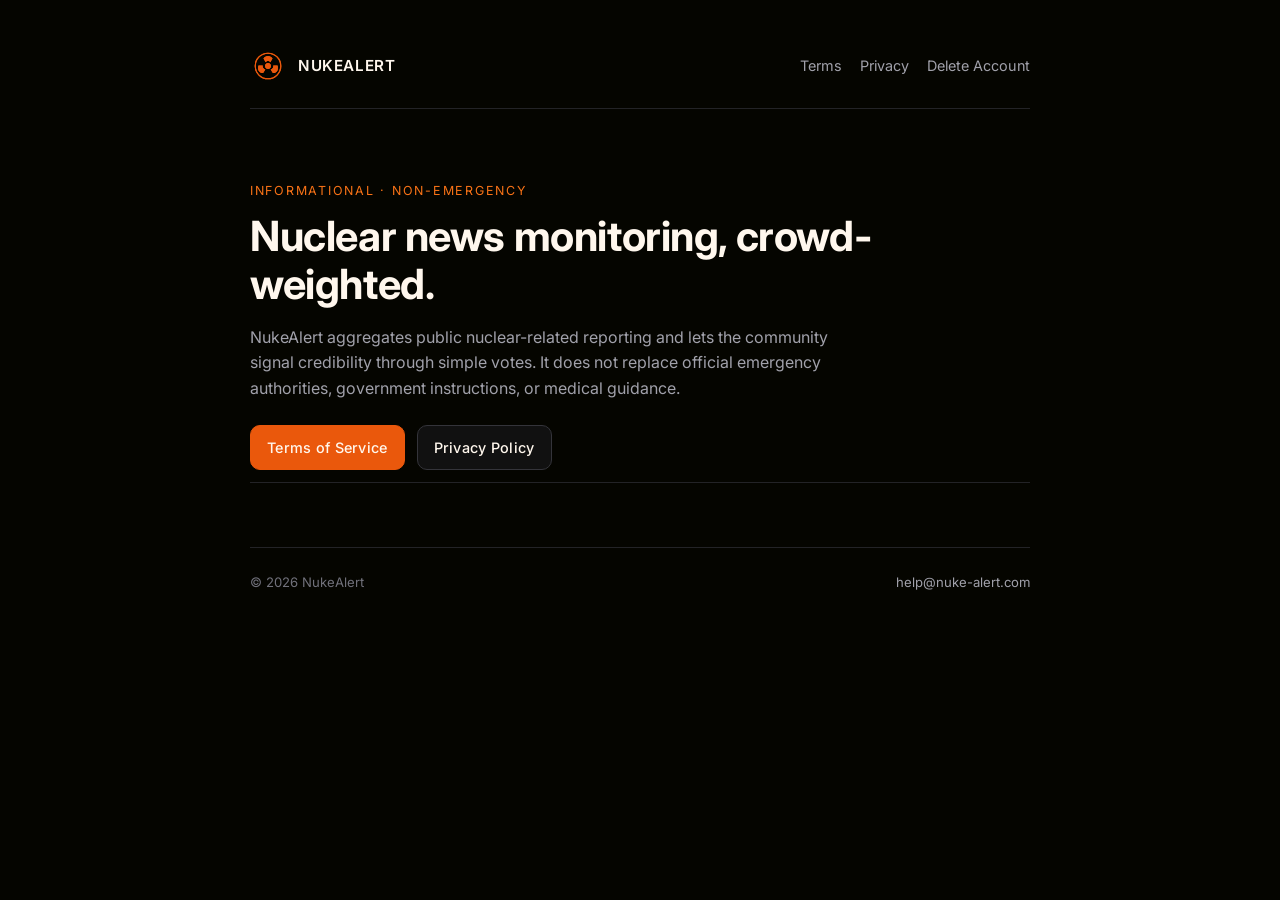
<file: index.html>
<!doctype html>
<html lang="en">
<head>
  <meta charset="utf-8" />
  <meta name="viewport" content="width=device-width, initial-scale=1" />
  <title>NukeAlert — Nuclear Threat Monitoring</title>
  <meta name="description" content="NukeAlert is an informational news monitoring app that surfaces nuclear-related signals with crowd-weighted scoring." />
  <meta name="theme-color" content="#050500" />
  <meta property="og:title" content="NukeAlert" />
  <meta property="og:description" content="Informational nuclear news monitoring with crowd-weighted scoring." />
  <meta property="og:type" content="website" />
  <meta property="og:url" content="https://nuke-alert.com/" />
  <link rel="icon" type="image/svg+xml" href="/assets/logo.svg" />
  <link rel="preconnect" href="https://fonts.googleapis.com" />
  <link rel="preconnect" href="https://fonts.gstatic.com" crossorigin />
  <link href="https://fonts.googleapis.com/css2?family=Inter:wght@400;500;600;700&display=swap" rel="stylesheet" />
  <link rel="stylesheet" href="/styles.css" />
</head>
<body>
  <div class="container">
    <header class="site-header">
      <a class="brand" href="/">
        <img src="/assets/logo.svg" alt="" />
        <span class="brand-name">NukeAlert</span>
      </a>
      <nav class="site-nav">
        <a href="/terms">Terms</a>
        <a href="/privacy">Privacy</a>
        <a href="/delete-account">Delete Account</a>
      </nav>
    </header>

    <section class="hero">
      <div class="eyebrow">Informational · Non-emergency</div>
      <h1>Nuclear news monitoring, crowd-weighted.</h1>
      <p>
        NukeAlert aggregates public nuclear-related reporting and lets the community
        signal credibility through simple votes. It does not replace official emergency
        authorities, government instructions, or medical guidance.
      </p>
      <div class="btn-row">
        <a class="btn btn-primary" href="/terms">Terms of Service</a>
        <a class="btn" href="/privacy">Privacy Policy</a>
      </div>
    </section>

    <footer class="site-footer">
      <span>© <span id="year"></span> NukeAlert</span>
      <span>
        <a href="mailto:help@nuke-alert.com">help@nuke-alert.com</a>
      </span>
    </footer>
  </div>

  <script>
    document.getElementById('year').textContent = new Date().getFullYear();
  </script>
</body>
</html>
</file>
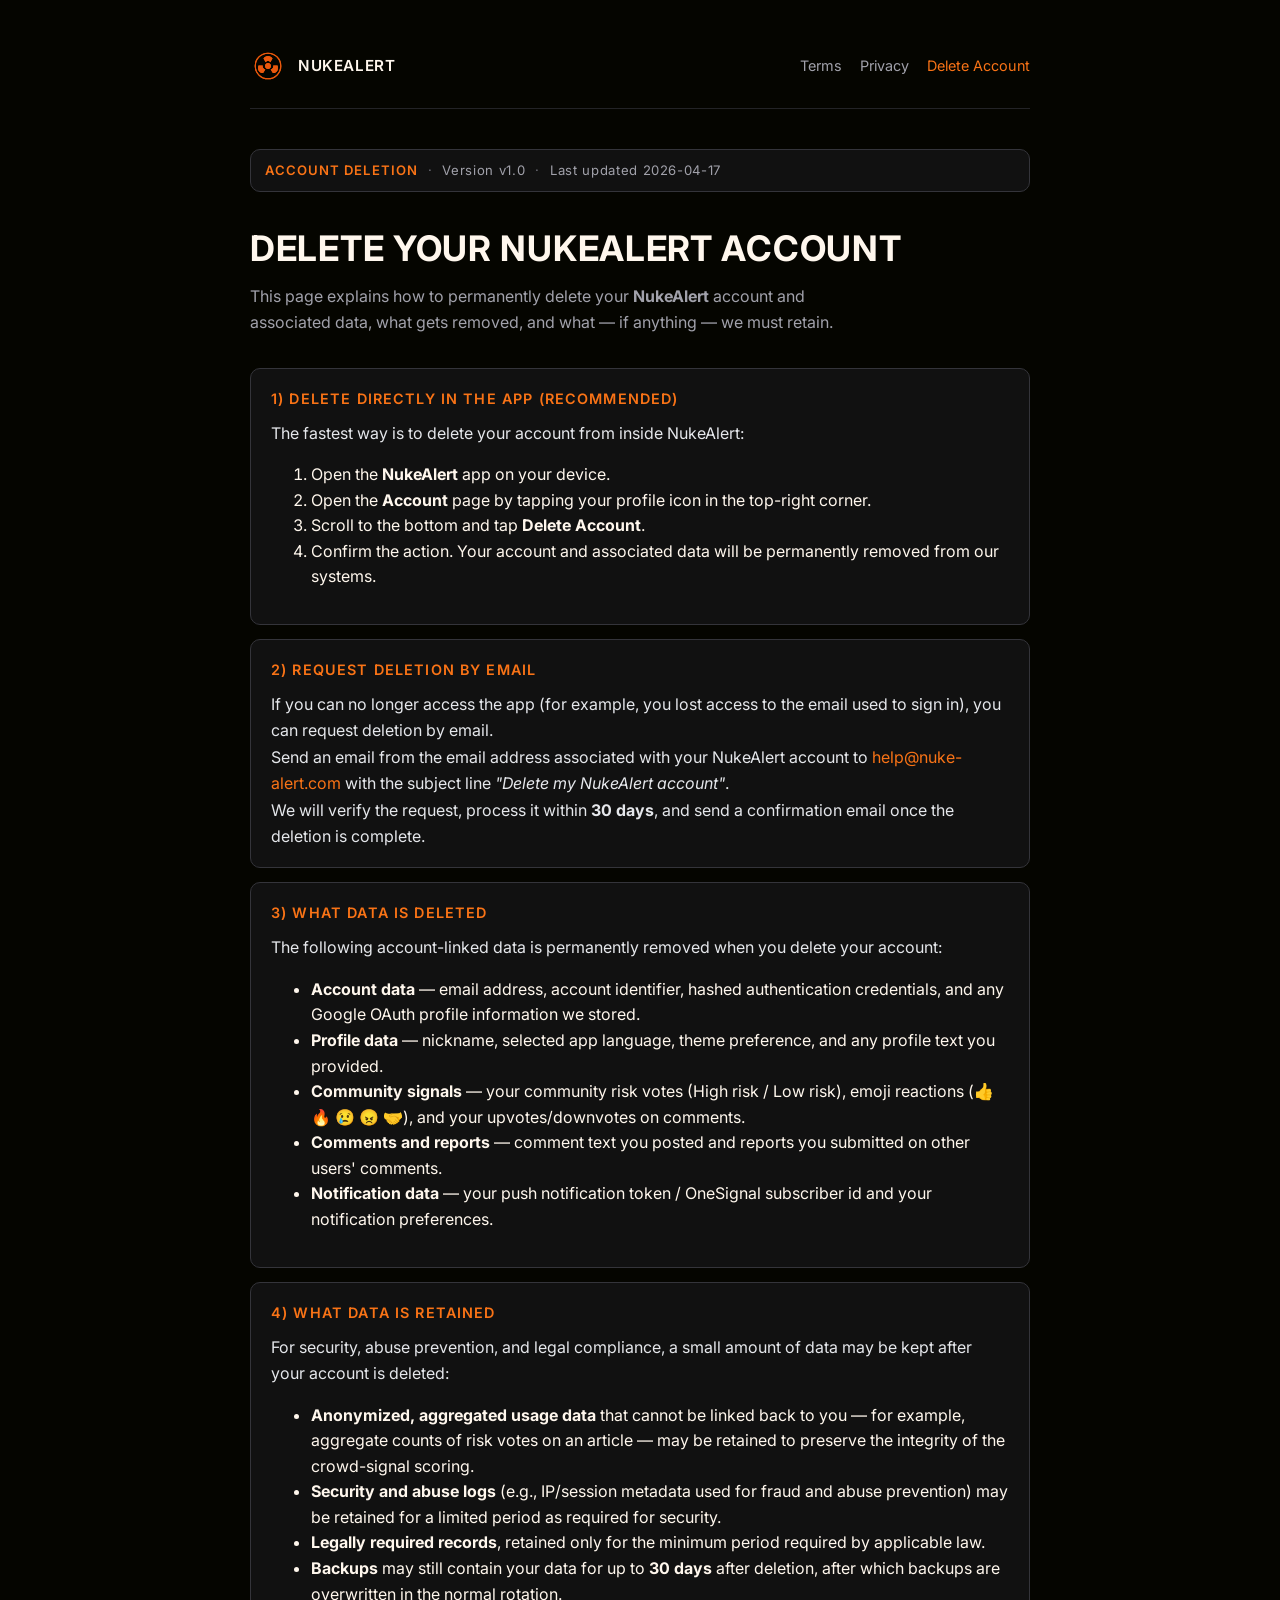
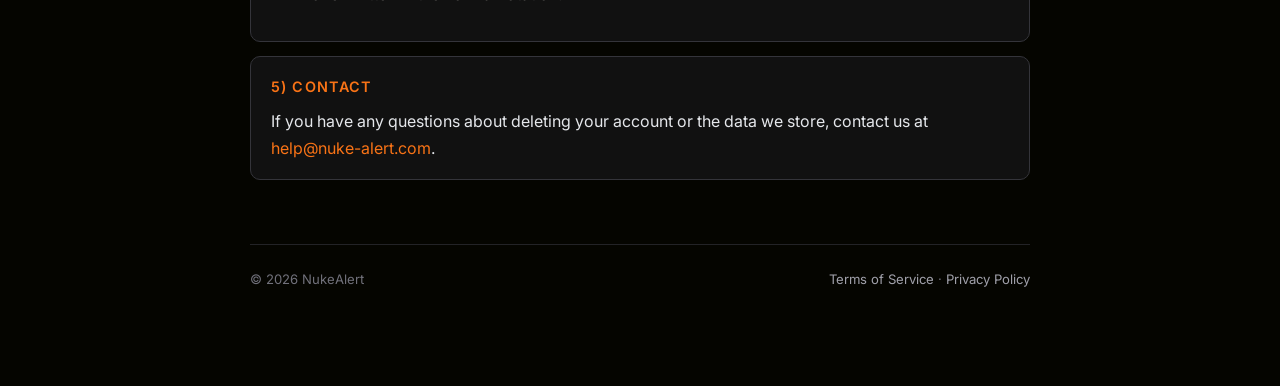
<file: delete-account/index.html>
<!doctype html>
<html lang="en">
<head>
  <meta charset="utf-8" />
  <meta name="viewport" content="width=device-width, initial-scale=1" />
  <title>Delete Your Account — NukeAlert</title>
  <meta name="description" content="How to delete your NukeAlert account and associated data, and what we keep for security and legal reasons." />
  <meta name="theme-color" content="#050500" />
  <link rel="icon" type="image/svg+xml" href="/assets/logo.svg" />
  <link rel="canonical" href="https://nuke-alert.com/delete-account" />
  <link rel="preconnect" href="https://fonts.googleapis.com" />
  <link rel="preconnect" href="https://fonts.gstatic.com" crossorigin />
  <link href="https://fonts.googleapis.com/css2?family=Inter:wght@400;500;600;700&display=swap" rel="stylesheet" />
  <link rel="stylesheet" href="/styles.css" />
</head>
<body>
  <div class="container">
    <header class="site-header">
      <a class="brand" href="/">
        <img src="/assets/logo.svg" alt="" />
        <span class="brand-name">NukeAlert</span>
      </a>
      <nav class="site-nav">
        <a href="/terms">Terms</a>
        <a href="/privacy">Privacy</a>
        <a href="/delete-account" class="active">Delete Account</a>
      </nav>
    </header>

    <article class="doc">
      <div class="doc-meta">
        <strong>Account Deletion</strong>
        <span class="sep">·</span>
        <span>Version v1.0</span>
        <span class="sep">·</span>
        <span>Last updated 2026-04-17</span>
      </div>

      <h1>Delete Your NukeAlert Account</h1>
      <p class="lede">
        This page explains how to permanently delete your
        <strong>NukeAlert</strong> account and associated data, what gets
        removed, and what — if anything — we must retain.
      </p>

      <section>
        <h2>1) Delete directly in the app (recommended)</h2>
        <p>
          The fastest way is to delete your account from inside NukeAlert:
        </p>
        <ol>
          <li>Open the <strong>NukeAlert</strong> app on your device.</li>
          <li>
            Open the <strong>Account</strong> page by tapping your profile
            icon in the top-right corner.
          </li>
          <li>
            Scroll to the bottom and tap <strong>Delete Account</strong>.
          </li>
          <li>
            Confirm the action. Your account and associated data will be
            permanently removed from our systems.
          </li>
        </ol>
      </section>

      <section>
        <h2>2) Request deletion by email</h2>
        <p>
          If you can no longer access the app (for example, you lost access to
          the email used to sign in), you can request deletion by email.
        </p>
        <p>
          Send an email from the email address associated with your NukeAlert
          account to
          <a href="mailto:help@nuke-alert.com?subject=Delete%20my%20NukeAlert%20account">help@nuke-alert.com</a>
          with the subject line
          <em>"Delete my NukeAlert account"</em>.
        </p>
        <p>
          We will verify the request, process it within
          <strong>30 days</strong>, and send a confirmation email once the
          deletion is complete.
        </p>
      </section>

      <section>
        <h2>3) What data is deleted</h2>
        <p>
          The following account-linked data is permanently removed when you
          delete your account:
        </p>
        <ul>
          <li>
            <strong>Account data</strong> — email address, account identifier,
            hashed authentication credentials, and any Google OAuth profile
            information we stored.
          </li>
          <li>
            <strong>Profile data</strong> — nickname, selected app language,
            theme preference, and any profile text you provided.
          </li>
          <li>
            <strong>Community signals</strong> — your community risk votes
            (High risk / Low risk), emoji reactions (👍 🔥 😢 😠 🤝), and
            your upvotes/downvotes on comments.
          </li>
          <li>
            <strong>Comments and reports</strong> — comment text you posted
            and reports you submitted on other users' comments.
          </li>
          <li>
            <strong>Notification data</strong> — your push notification token
            / OneSignal subscriber id and your notification preferences.
          </li>
        </ul>
      </section>

      <section>
        <h2>4) What data is retained</h2>
        <p>
          For security, abuse prevention, and legal compliance, a small amount
          of data may be kept after your account is deleted:
        </p>
        <ul>
          <li>
            <strong>Anonymized, aggregated usage data</strong> that cannot be
            linked back to you — for example, aggregate counts of risk votes
            on an article — may be retained to preserve the integrity of the
            crowd-signal scoring.
          </li>
          <li>
            <strong>Security and abuse logs</strong> (e.g., IP/session
            metadata used for fraud and abuse prevention) may be retained for
            a limited period as required for security.
          </li>
          <li>
            <strong>Legally required records</strong>, retained only for the
            minimum period required by applicable law.
          </li>
          <li>
            <strong>Backups</strong> may still contain your data for up to
            <strong>30 days</strong> after deletion, after which backups are
            overwritten in the normal rotation.
          </li>
        </ul>
      </section>

      <section>
        <h2>5) Contact</h2>
        <p>
          If you have any questions about deleting your account or the data we
          store, contact us at
          <a href="mailto:help@nuke-alert.com">help@nuke-alert.com</a>.
        </p>
      </section>
    </article>

    <footer class="site-footer">
      <span>© <span id="year"></span> NukeAlert</span>
      <span>
        <a href="/terms">Terms of Service</a>
        <span class="sep">·</span>
        <a href="/privacy">Privacy Policy</a>
      </span>
    </footer>
  </div>

  <script>
    document.getElementById('year').textContent = new Date().getFullYear();
  </script>
</body>
</html>
</file>
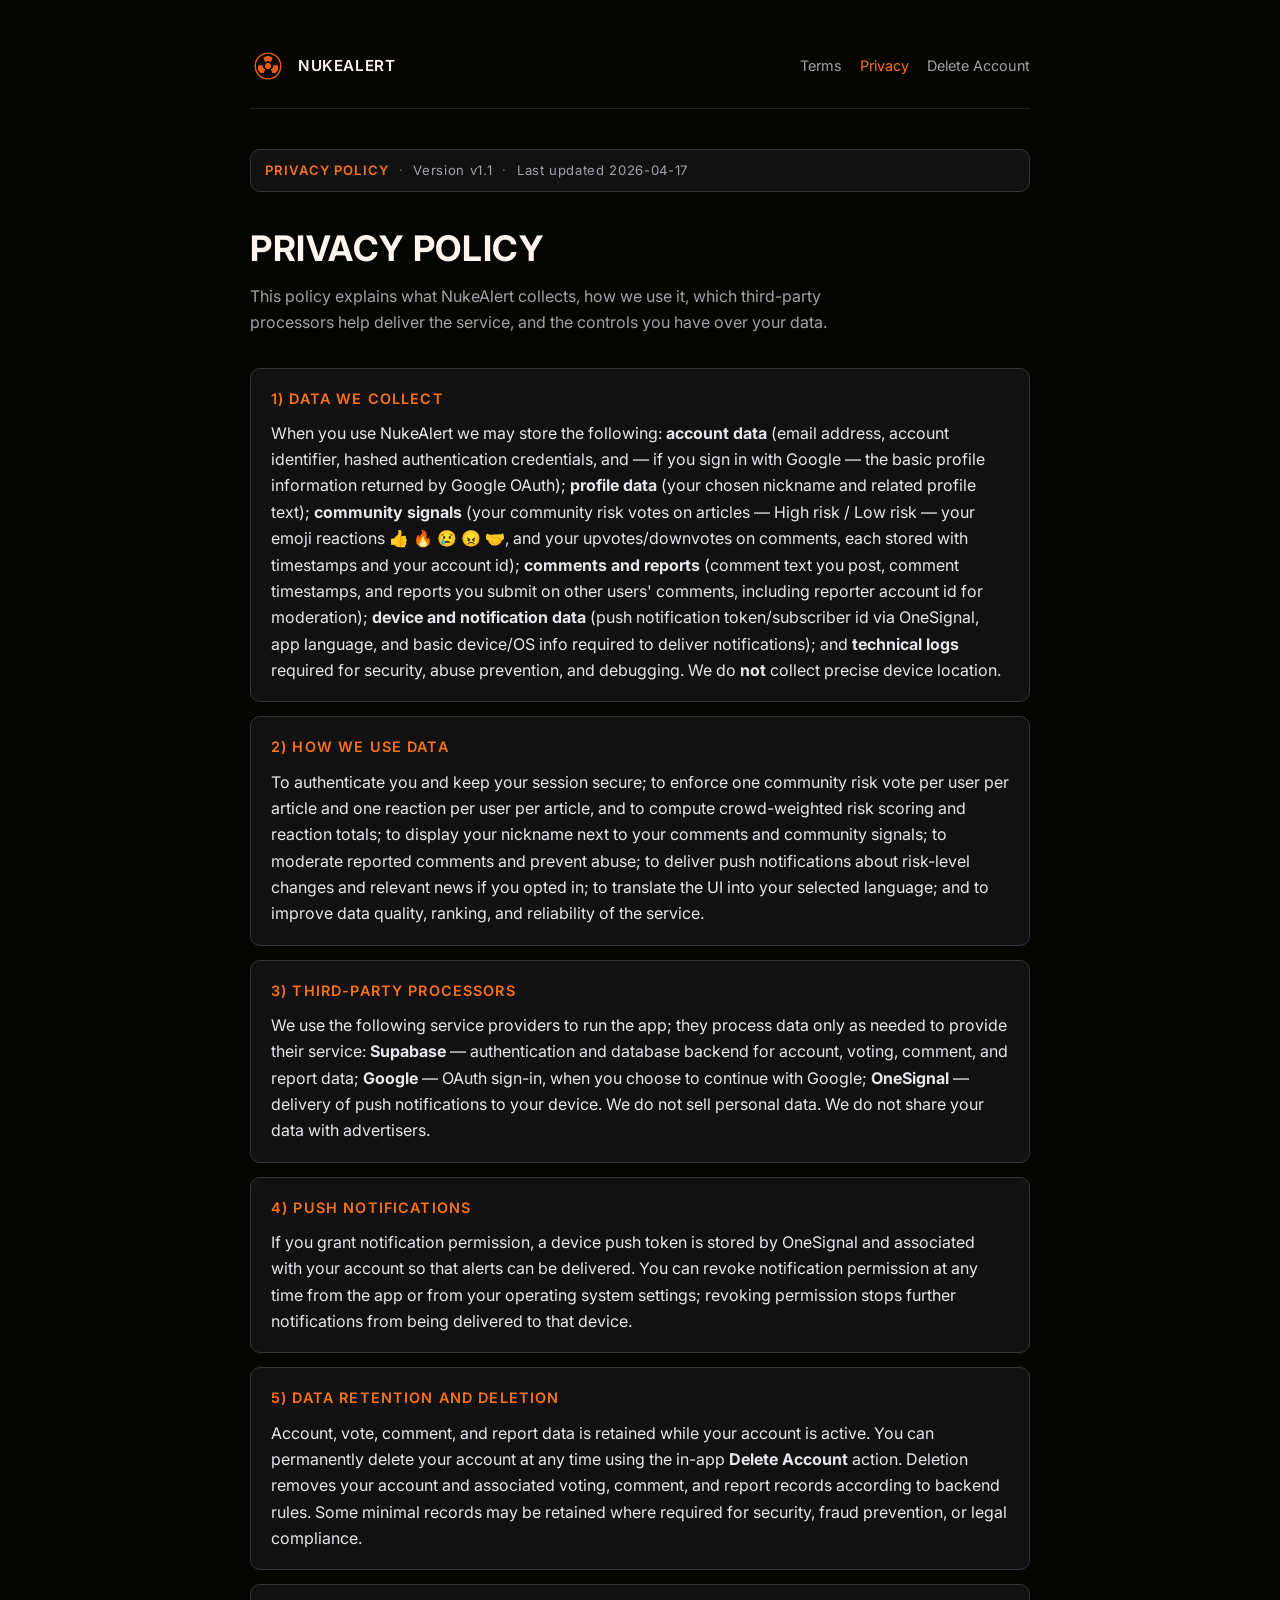
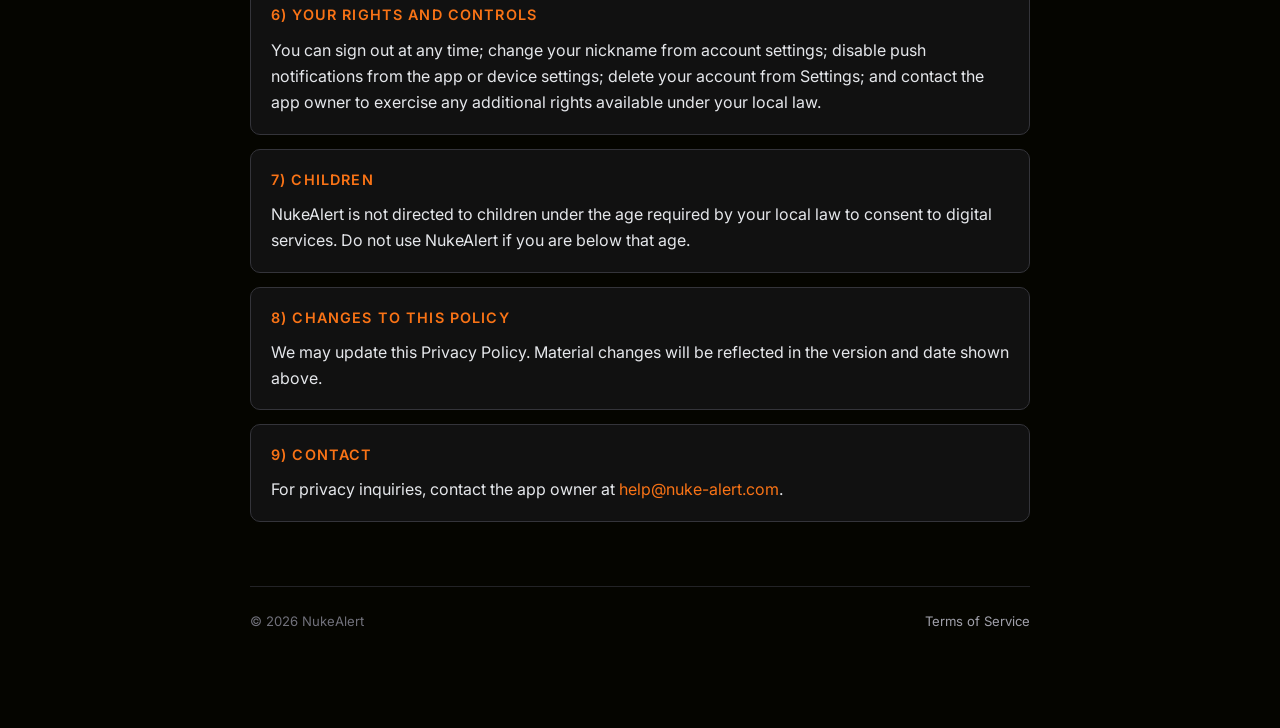
<file: privacy/index.html>
<!doctype html>
<html lang="en">
<head>
  <meta charset="utf-8" />
  <meta name="viewport" content="width=device-width, initial-scale=1" />
  <title>Privacy Policy — NukeAlert</title>
  <meta name="description" content="NukeAlert Privacy Policy. What data we collect, how we use it, third-party processors, and your rights." />
  <meta name="theme-color" content="#050500" />
  <link rel="icon" type="image/svg+xml" href="/assets/logo.svg" />
  <link rel="canonical" href="https://nuke-alert.com/privacy" />
  <link rel="preconnect" href="https://fonts.googleapis.com" />
  <link rel="preconnect" href="https://fonts.gstatic.com" crossorigin />
  <link href="https://fonts.googleapis.com/css2?family=Inter:wght@400;500;600;700&display=swap" rel="stylesheet" />
  <link rel="stylesheet" href="/styles.css" />
</head>
<body>
  <div class="container">
    <header class="site-header">
      <a class="brand" href="/">
        <img src="/assets/logo.svg" alt="" />
        <span class="brand-name">NukeAlert</span>
      </a>
      <nav class="site-nav">
        <a href="/terms">Terms</a>
        <a href="/privacy" class="active">Privacy</a>
        <a href="/delete-account">Delete Account</a>
      </nav>
    </header>

    <article class="doc">
      <div class="doc-meta">
        <strong>Privacy Policy</strong>
        <span class="sep">·</span>
        <span>Version v1.1</span>
        <span class="sep">·</span>
        <span>Last updated 2026-04-17</span>
      </div>

      <h1>Privacy Policy</h1>
      <p class="lede">
        This policy explains what NukeAlert collects, how we use it, which third-party
        processors help deliver the service, and the controls you have over your data.
      </p>

      <section>
        <h2>1) Data We Collect</h2>
        <p>
          When you use NukeAlert we may store the following:
          <strong>account data</strong> (email address, account identifier, hashed
          authentication credentials, and — if you sign in with Google — the basic
          profile information returned by Google OAuth);
          <strong>profile data</strong> (your chosen nickname and related profile text);
          <strong>community signals</strong> (your community risk votes on articles —
          High risk / Low risk — your emoji reactions 👍 🔥 😢 😠 🤝, and your
          upvotes/downvotes on comments, each stored with timestamps and your account id);
          <strong>comments and reports</strong> (comment text you post, comment
          timestamps, and reports you submit on other users' comments, including
          reporter account id for moderation);
          <strong>device and notification data</strong> (push notification
          token/subscriber id via OneSignal, app language, and basic device/OS info
          required to deliver notifications); and
          <strong>technical logs</strong> required for security, abuse prevention, and
          debugging. We do <strong>not</strong> collect precise device location.
        </p>
      </section>

      <section>
        <h2>2) How We Use Data</h2>
        <p>
          To authenticate you and keep your session secure; to enforce one community
          risk vote per user per article and one reaction per user per article, and to
          compute crowd-weighted risk scoring and reaction totals; to display your
          nickname next to your comments and community signals; to moderate reported
          comments and prevent abuse; to deliver push notifications about risk-level
          changes and relevant news if you opted in; to translate the UI into your
          selected language; and to improve data quality, ranking, and reliability of
          the service.
        </p>
      </section>

      <section>
        <h2>3) Third-Party Processors</h2>
        <p>
          We use the following service providers to run the app; they process data
          only as needed to provide their service: <strong>Supabase</strong> —
          authentication and database backend for account, voting, comment, and report
          data; <strong>Google</strong> — OAuth sign-in, when you choose to continue
          with Google; <strong>OneSignal</strong> — delivery of push notifications to
          your device. We do not sell personal data. We do not share your data with
          advertisers.
        </p>
      </section>

      <section>
        <h2>4) Push Notifications</h2>
        <p>
          If you grant notification permission, a device push token is stored by
          OneSignal and associated with your account so that alerts can be delivered.
          You can revoke notification permission at any time from the app or from
          your operating system settings; revoking permission stops further
          notifications from being delivered to that device.
        </p>
      </section>

      <section>
        <h2>5) Data Retention and Deletion</h2>
        <p>
          Account, vote, comment, and report data is retained while your account is
          active. You can permanently delete your account at any time using the
          in-app <strong>Delete Account</strong> action. Deletion removes your account
          and associated voting, comment, and report records according to backend
          rules. Some minimal records may be retained where required for security,
          fraud prevention, or legal compliance.
        </p>
      </section>

      <section>
        <h2>6) Your Rights and Controls</h2>
        <p>
          You can sign out at any time; change your nickname from account settings;
          disable push notifications from the app or device settings; delete your
          account from Settings; and contact the app owner to exercise any additional
          rights available under your local law.
        </p>
      </section>

      <section>
        <h2>7) Children</h2>
        <p>
          NukeAlert is not directed to children under the age required by your local
          law to consent to digital services. Do not use NukeAlert if you are below
          that age.
        </p>
      </section>

      <section>
        <h2>8) Changes to This Policy</h2>
        <p>
          We may update this Privacy Policy. Material changes will be reflected in
          the version and date shown above.
        </p>
      </section>

      <section>
        <h2>9) Contact</h2>
        <p>
          For privacy inquiries, contact the app owner at
          <a href="mailto:help@nuke-alert.com">help@nuke-alert.com</a>.
        </p>
      </section>
    </article>

    <footer class="site-footer">
      <span>© <span id="year"></span> NukeAlert</span>
      <span>
        <a href="/terms">Terms of Service</a>
      </span>
    </footer>
  </div>

  <script>
    document.getElementById('year').textContent = new Date().getFullYear();
  </script>
</body>
</html>
</file>
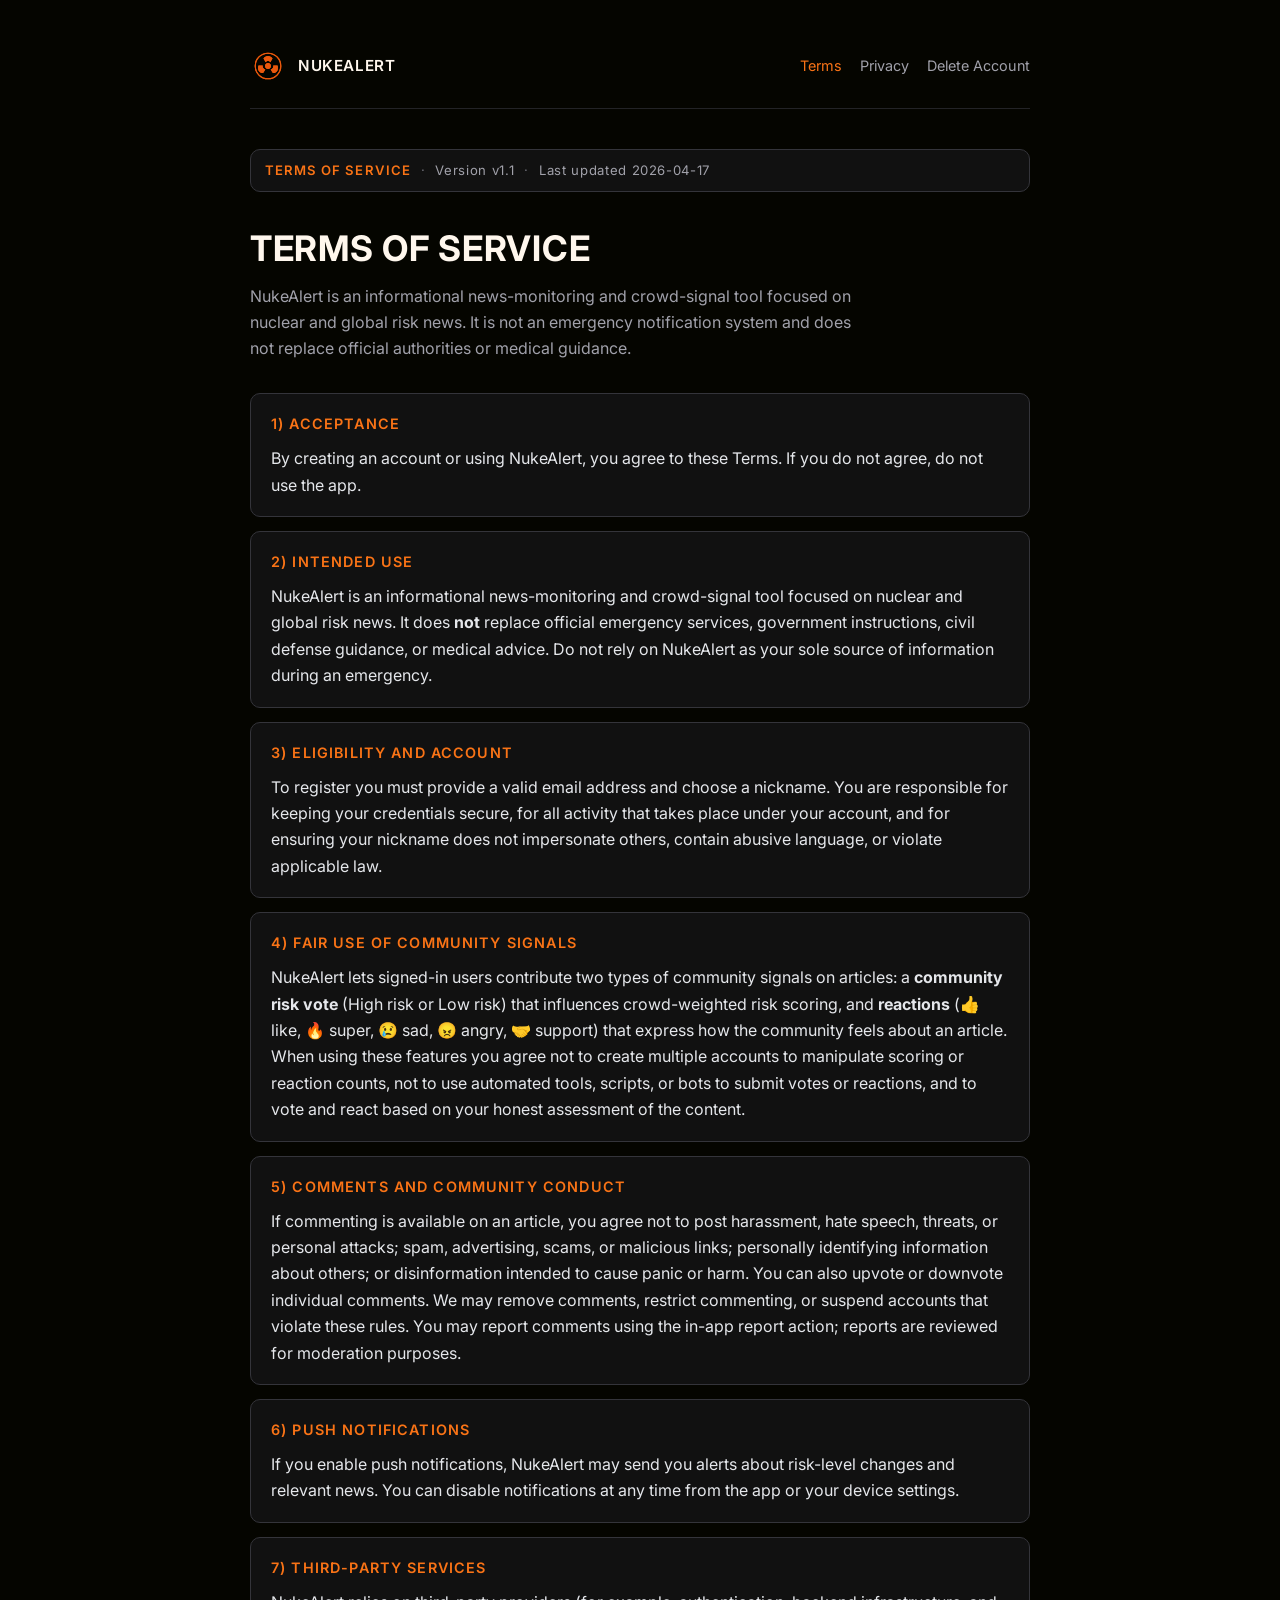
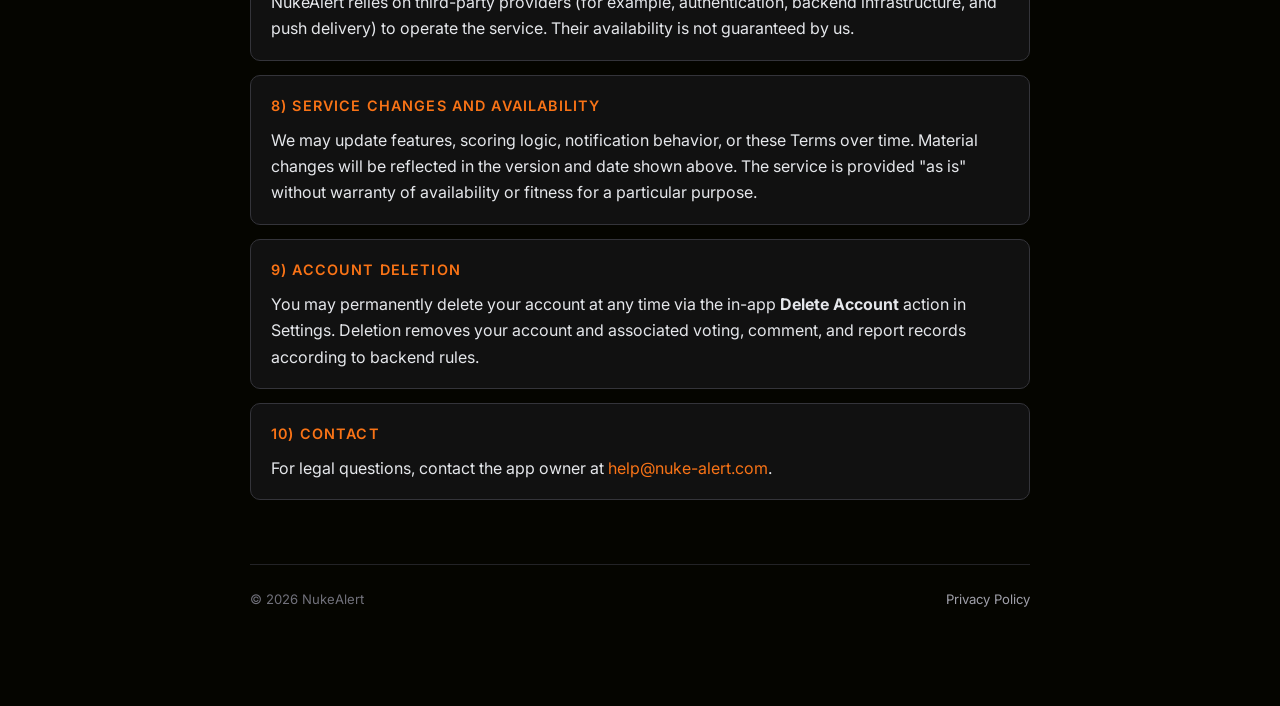
<file: terms/index.html>
<!doctype html>
<html lang="en">
<head>
  <meta charset="utf-8" />
  <meta name="viewport" content="width=device-width, initial-scale=1" />
  <title>Terms of Service — NukeAlert</title>
  <meta name="description" content="NukeAlert Terms of Service. Acceptable use, community signals, comments, and account rules." />
  <meta name="theme-color" content="#050500" />
  <link rel="icon" type="image/svg+xml" href="/assets/logo.svg" />
  <link rel="canonical" href="https://nuke-alert.com/terms" />
  <link rel="preconnect" href="https://fonts.googleapis.com" />
  <link rel="preconnect" href="https://fonts.gstatic.com" crossorigin />
  <link href="https://fonts.googleapis.com/css2?family=Inter:wght@400;500;600;700&display=swap" rel="stylesheet" />
  <link rel="stylesheet" href="/styles.css" />
</head>
<body>
  <div class="container">
    <header class="site-header">
      <a class="brand" href="/">
        <img src="/assets/logo.svg" alt="" />
        <span class="brand-name">NukeAlert</span>
      </a>
      <nav class="site-nav">
        <a href="/terms" class="active">Terms</a>
        <a href="/privacy">Privacy</a>
        <a href="/delete-account">Delete Account</a>
      </nav>
    </header>

    <article class="doc">
      <div class="doc-meta">
        <strong>Terms of Service</strong>
        <span class="sep">·</span>
        <span>Version v1.1</span>
        <span class="sep">·</span>
        <span>Last updated 2026-04-17</span>
      </div>

      <h1>Terms of Service</h1>
      <p class="lede">
        NukeAlert is an informational news-monitoring and crowd-signal tool focused on
        nuclear and global risk news. It is not an emergency notification system and
        does not replace official authorities or medical guidance.
      </p>

      <section>
        <h2>1) Acceptance</h2>
        <p>
          By creating an account or using NukeAlert, you agree to these Terms. If you
          do not agree, do not use the app.
        </p>
      </section>

      <section>
        <h2>2) Intended Use</h2>
        <p>
          NukeAlert is an informational news-monitoring and crowd-signal tool focused on
          nuclear and global risk news. It does <strong>not</strong> replace official
          emergency services, government instructions, civil defense guidance, or
          medical advice. Do not rely on NukeAlert as your sole source of information
          during an emergency.
        </p>
      </section>

      <section>
        <h2>3) Eligibility and Account</h2>
        <p>
          To register you must provide a valid email address and choose a nickname.
          You are responsible for keeping your credentials secure, for all activity
          that takes place under your account, and for ensuring your nickname does
          not impersonate others, contain abusive language, or violate applicable law.
        </p>
      </section>

      <section>
        <h2>4) Fair Use of Community Signals</h2>
        <p>
          NukeAlert lets signed-in users contribute two types of community signals on
          articles: a <strong>community risk vote</strong> (High risk or Low risk)
          that influences crowd-weighted risk scoring, and <strong>reactions</strong>
          (👍 like, 🔥 super, 😢 sad, 😠 angry, 🤝 support) that express how the
          community feels about an article. When using these features you agree not
          to create multiple accounts to manipulate scoring or reaction counts, not
          to use automated tools, scripts, or bots to submit votes or reactions, and
          to vote and react based on your honest assessment of the content.
        </p>
      </section>

      <section>
        <h2>5) Comments and Community Conduct</h2>
        <p>
          If commenting is available on an article, you agree not to post harassment,
          hate speech, threats, or personal attacks; spam, advertising, scams, or
          malicious links; personally identifying information about others; or
          disinformation intended to cause panic or harm. You can also upvote or
          downvote individual comments. We may remove comments, restrict commenting,
          or suspend accounts that violate these rules. You may report comments using
          the in-app report action; reports are reviewed for moderation purposes.
        </p>
      </section>

      <section>
        <h2>6) Push Notifications</h2>
        <p>
          If you enable push notifications, NukeAlert may send you alerts about
          risk-level changes and relevant news. You can disable notifications at any
          time from the app or your device settings.
        </p>
      </section>

      <section>
        <h2>7) Third-Party Services</h2>
        <p>
          NukeAlert relies on third-party providers (for example, authentication,
          backend infrastructure, and push delivery) to operate the service. Their
          availability is not guaranteed by us.
        </p>
      </section>

      <section>
        <h2>8) Service Changes and Availability</h2>
        <p>
          We may update features, scoring logic, notification behavior, or these
          Terms over time. Material changes will be reflected in the version and date
          shown above. The service is provided "as is" without warranty of
          availability or fitness for a particular purpose.
        </p>
      </section>

      <section>
        <h2>9) Account Deletion</h2>
        <p>
          You may permanently delete your account at any time via the in-app
          <strong>Delete Account</strong> action in Settings. Deletion removes your
          account and associated voting, comment, and report records according to
          backend rules.
        </p>
      </section>

      <section>
        <h2>10) Contact</h2>
        <p>
          For legal questions, contact the app owner at
          <a href="mailto:help@nuke-alert.com">help@nuke-alert.com</a>.
        </p>
      </section>
    </article>

    <footer class="site-footer">
      <span>© <span id="year"></span> NukeAlert</span>
      <span>
        <a href="/privacy">Privacy Policy</a>
      </span>
    </footer>
  </div>

  <script>
    document.getElementById('year').textContent = new Date().getFullYear();
  </script>
</body>
</html>
</file>
<file: styles.css>
:root {
  --bg: #050500;
  --panel: #0a0a0a;
  --panel-soft: #111111;
  --border: #232326;
  --border-soft: #34343a;
  --border-strong: #4a4a52;
  --accent: #f97316;
  --accent-strong: #ea580c;
  --text: #fff7ed;
  --muted: #e5e7eb;
  --muted-2: #a1a1aa;
  --muted-3: #71717a;
  --font: 'Inter', -apple-system, BlinkMacSystemFont, 'Segoe UI', Roboto, sans-serif;
}

* {
  box-sizing: border-box;
}

html,
body {
  margin: 0;
  padding: 0;
  background: var(--bg);
  color: var(--text);
  font-family: var(--font);
  font-size: 16px;
  line-height: 1.6;
  -webkit-font-smoothing: antialiased;
  -moz-osx-font-smoothing: grayscale;
}

a {
  color: var(--accent);
  text-decoration: none;
  border-bottom: 1px solid transparent;
  transition: border-color 0.15s ease, color 0.15s ease;
}

a:hover {
  color: var(--accent-strong);
  border-bottom-color: var(--accent-strong);
}

.container {
  max-width: 820px;
  margin: 0 auto;
  padding: 32px 20px 96px;
}

.site-header {
  display: flex;
  align-items: center;
  justify-content: space-between;
  gap: 16px;
  padding: 16px 0 24px;
  border-bottom: 1px solid var(--border);
  margin-bottom: 40px;
}

.site-header .brand {
  display: flex;
  align-items: center;
  gap: 12px;
  color: var(--text);
  border-bottom: none;
}

.site-header .brand img {
  width: 36px;
  height: 36px;
  display: block;
}

.site-header .brand-name {
  font-weight: 600;
  letter-spacing: 0.04em;
  text-transform: uppercase;
  font-size: 0.95rem;
}

.site-nav {
  display: flex;
  gap: 18px;
  font-size: 0.9rem;
}

.site-nav a {
  color: var(--muted-2);
  border-bottom: none;
}

.site-nav a:hover,
.site-nav a.active {
  color: var(--accent);
}

.hero {
  padding: 32px 0 12px;
  border-bottom: 1px solid var(--border);
  margin-bottom: 40px;
}

.hero .eyebrow {
  font-size: 0.78rem;
  letter-spacing: 0.14em;
  text-transform: uppercase;
  color: var(--accent);
  margin-bottom: 12px;
}

.hero h1 {
  font-size: clamp(1.8rem, 4vw, 2.6rem);
  line-height: 1.15;
  margin: 0 0 16px;
  letter-spacing: -0.01em;
}

.hero p {
  color: var(--muted-2);
  max-width: 62ch;
  margin: 0 0 24px;
}

.btn-row {
  display: flex;
  gap: 12px;
  flex-wrap: wrap;
  margin-top: 8px;
}

.btn {
  display: inline-flex;
  align-items: center;
  gap: 8px;
  padding: 10px 16px;
  border-radius: 10px;
  font-size: 0.9rem;
  font-weight: 500;
  letter-spacing: 0.02em;
  border: 1px solid var(--border-soft);
  background: var(--panel-soft);
  color: var(--text);
  cursor: pointer;
  transition: background 0.15s ease, border-color 0.15s ease, color 0.15s ease;
}

.btn:hover {
  border-color: var(--accent);
  color: var(--accent);
}

.btn-primary {
  background: var(--accent-strong);
  border-color: var(--accent-strong);
  color: #fff7ed;
}

.btn-primary:hover {
  background: #c2410c;
  border-color: #c2410c;
  color: #fff7ed;
}

.doc-meta {
  display: flex;
  align-items: center;
  gap: 10px;
  flex-wrap: wrap;
  padding: 10px 14px;
  border: 1px solid var(--border-soft);
  border-radius: 10px;
  background: var(--panel-soft);
  color: var(--muted-2);
  font-size: 0.82rem;
  letter-spacing: 0.05em;
  margin-bottom: 28px;
}

.doc-meta strong {
  color: var(--accent);
  font-weight: 600;
  letter-spacing: 0.08em;
  text-transform: uppercase;
}

.doc-meta .sep {
  color: var(--muted-3);
}

.doc h1 {
  font-size: clamp(1.6rem, 3.5vw, 2.2rem);
  letter-spacing: 0.02em;
  text-transform: uppercase;
  margin: 0 0 8px;
}

.doc .lede {
  color: var(--muted-2);
  margin: 0 0 32px;
  max-width: 62ch;
}

.doc section {
  border: 1px solid var(--border-soft);
  background: var(--panel-soft);
  border-radius: 10px;
  padding: 18px 20px;
  margin-bottom: 14px;
}

.doc section h2 {
  font-size: 0.9rem;
  letter-spacing: 0.08em;
  text-transform: uppercase;
  color: var(--accent);
  margin: 0 0 10px;
  font-weight: 600;
}

.doc section p {
  margin: 0;
  color: var(--muted);
  line-height: 1.65;
}

.doc .contact-card {
  margin-top: 36px;
  padding: 18px 20px;
  border: 1px solid var(--border-soft);
  border-radius: 10px;
  background: var(--panel);
  color: var(--muted-2);
}

.doc .contact-card h3 {
  margin: 0 0 6px;
  font-size: 0.82rem;
  letter-spacing: 0.08em;
  text-transform: uppercase;
  color: var(--text);
}

.doc .contact-card p {
  margin: 0;
  font-size: 0.92rem;
}

.site-footer {
  margin-top: 64px;
  padding-top: 24px;
  border-top: 1px solid var(--border);
  color: var(--muted-3);
  font-size: 0.82rem;
  display: flex;
  justify-content: space-between;
  flex-wrap: wrap;
  gap: 12px;
}

.site-footer a {
  color: var(--muted-2);
  border-bottom: none;
}

.site-footer a:hover {
  color: var(--accent);
}

@media (max-width: 520px) {
  .container {
    padding: 24px 16px 72px;
  }

  .site-header {
    flex-direction: column;
    align-items: flex-start;
    gap: 12px;
  }

  .site-nav {
    gap: 14px;
  }
}
</file>
